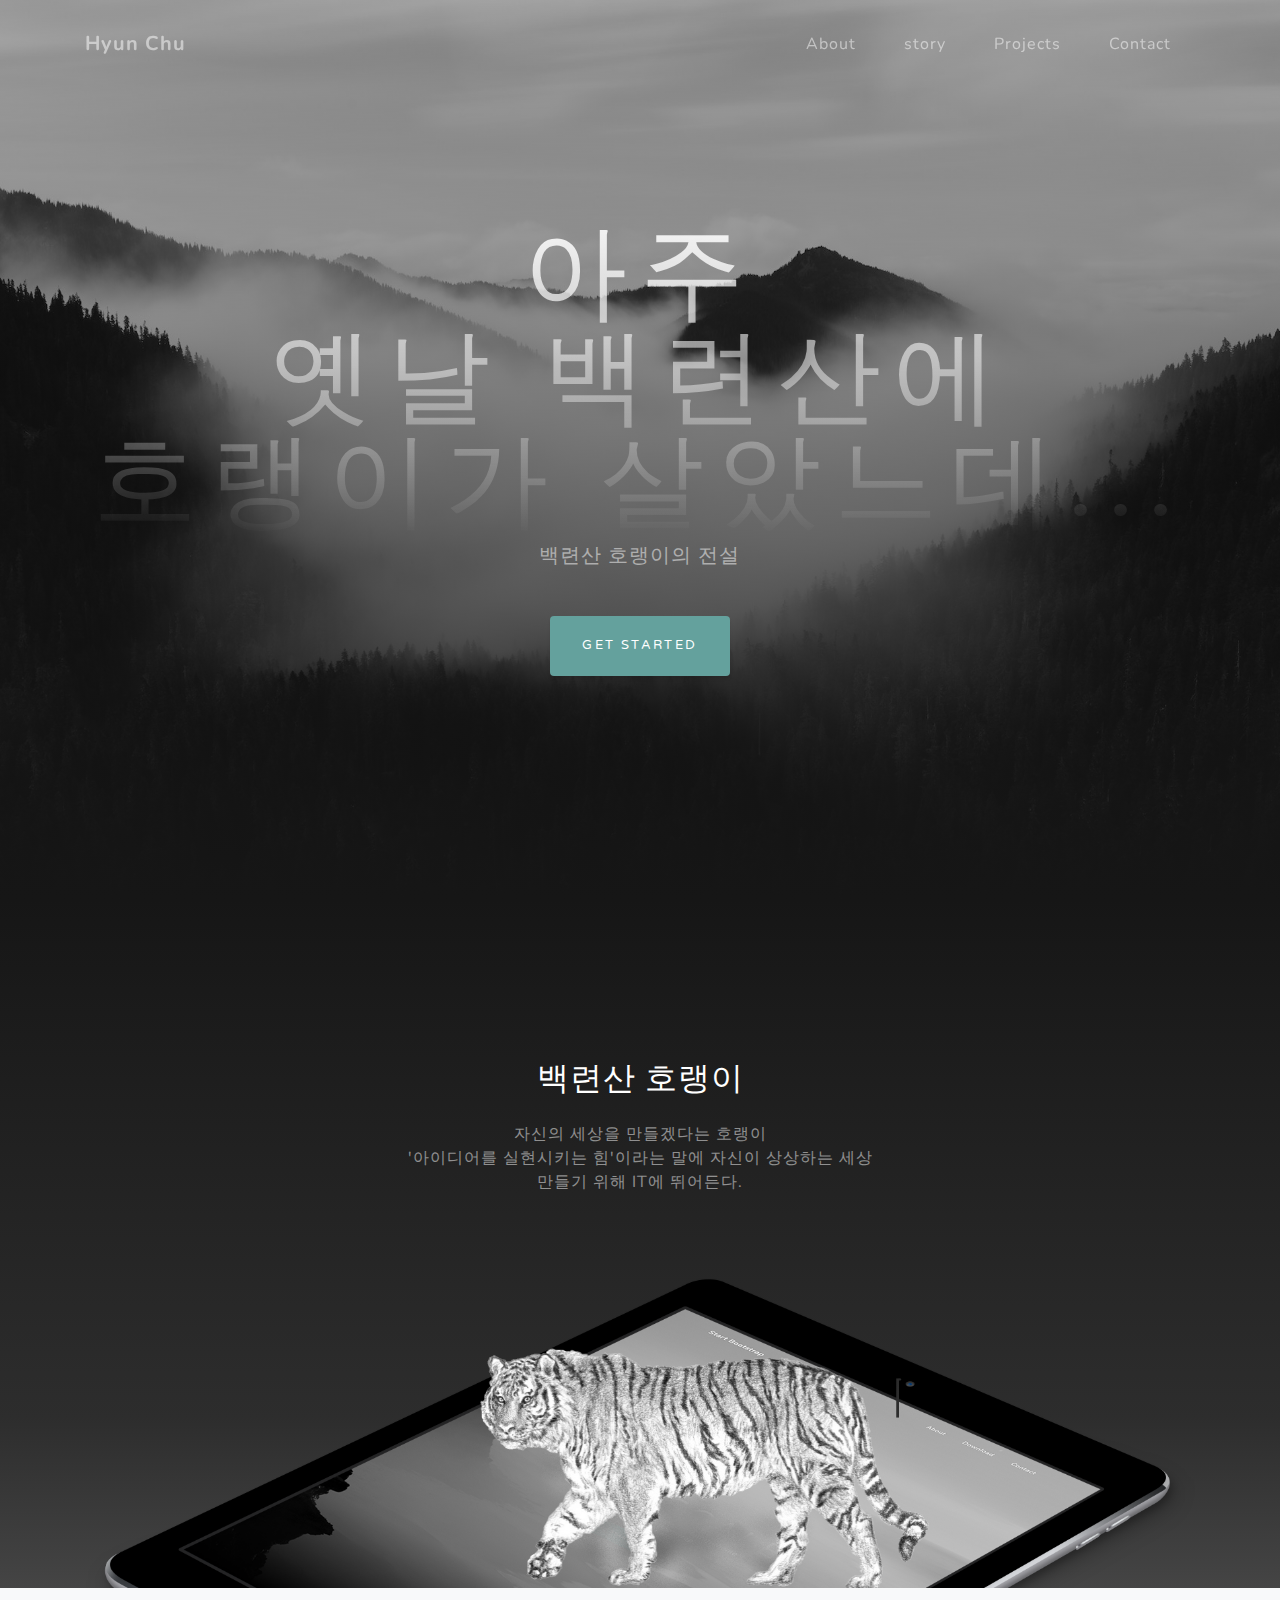
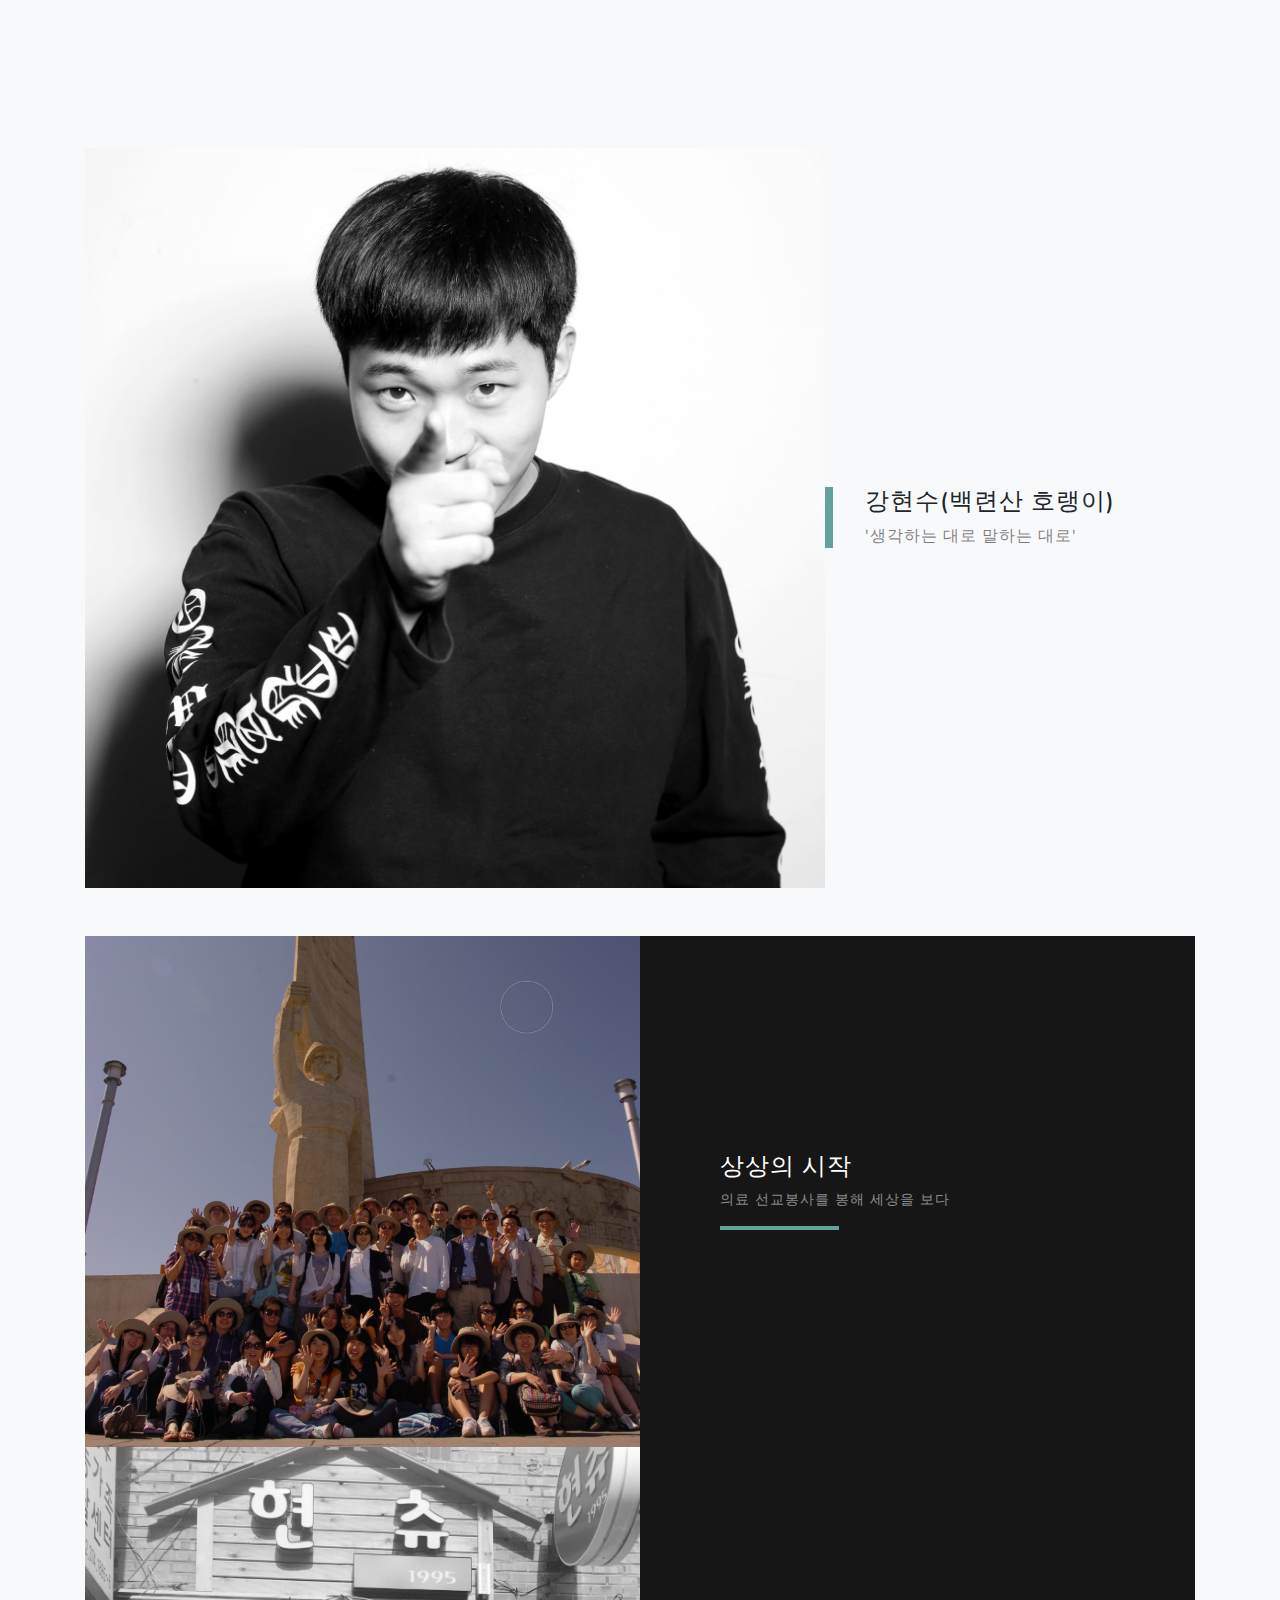
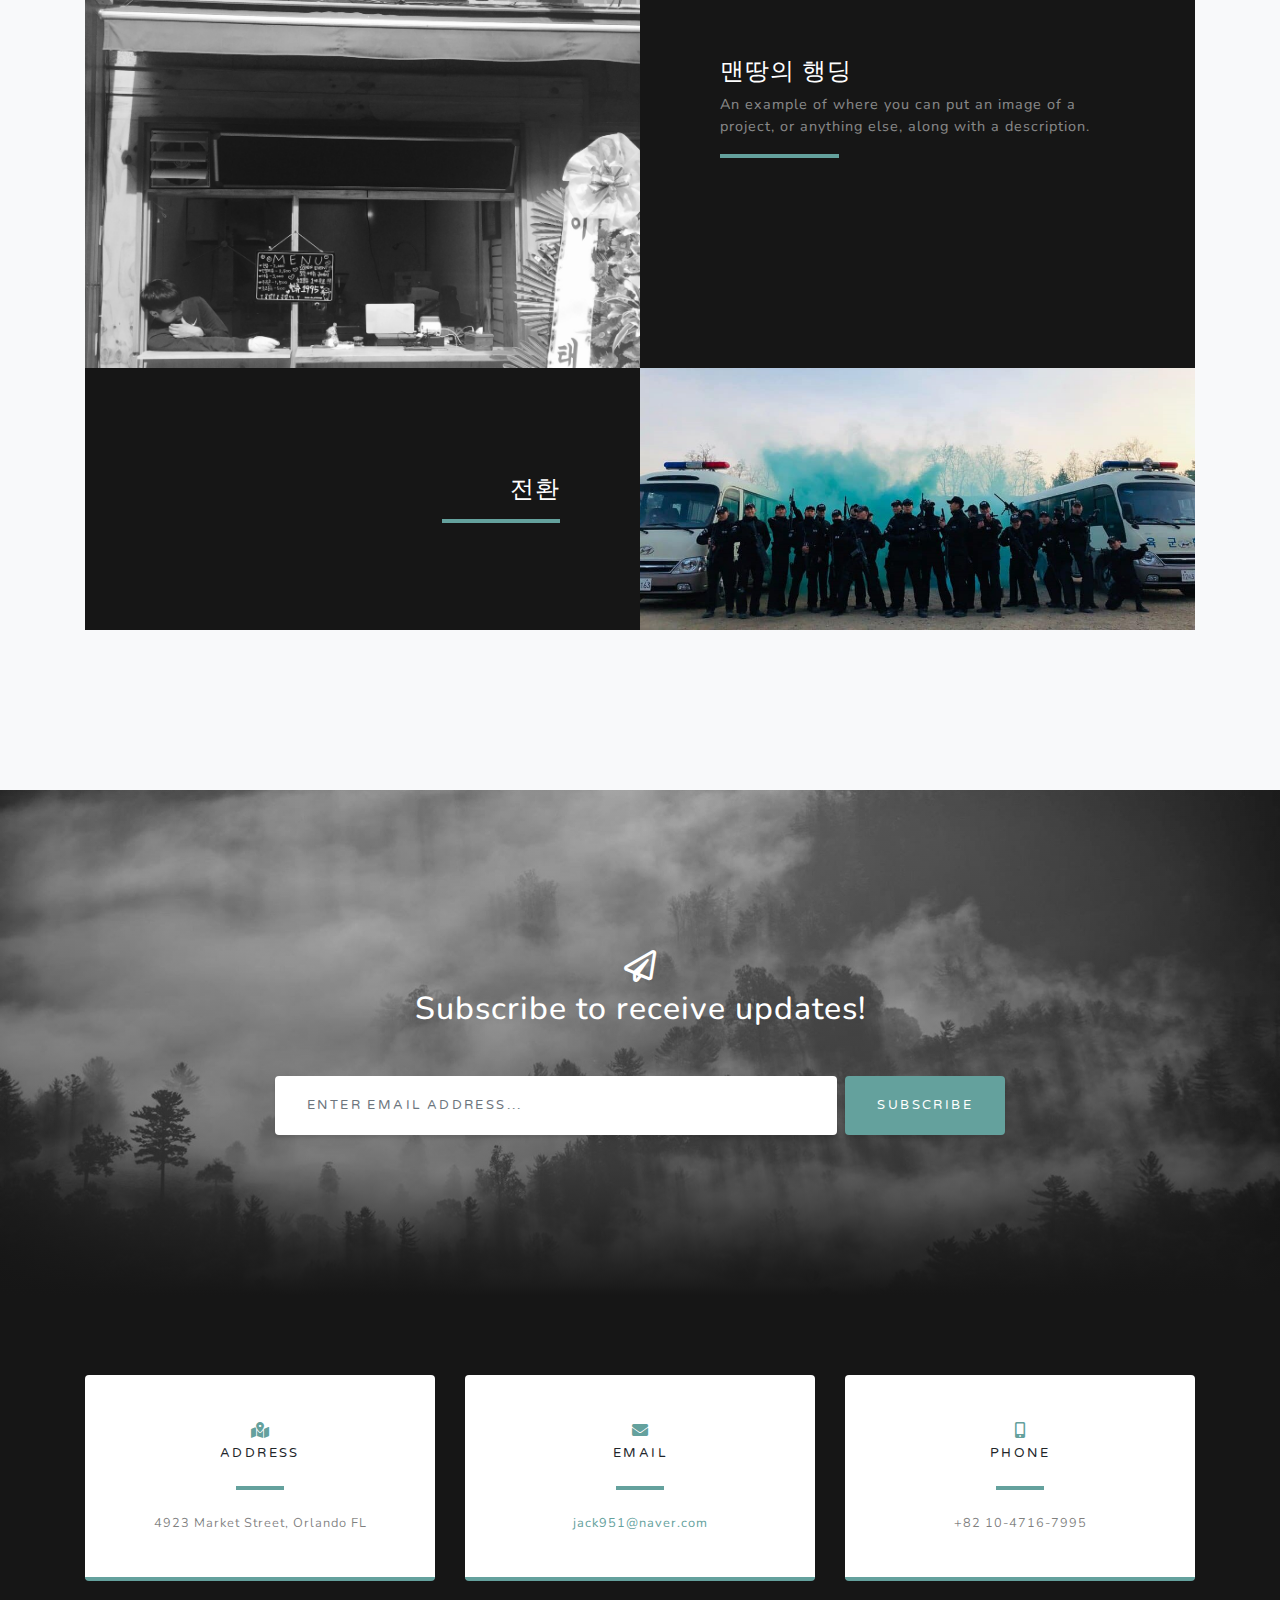
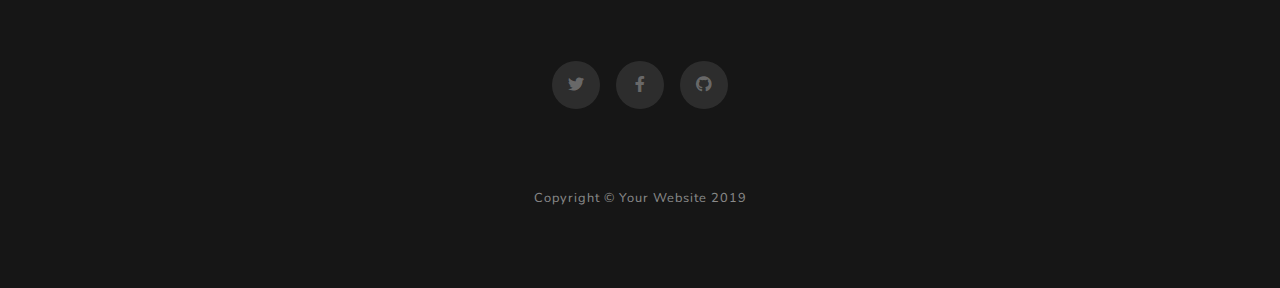
<file: index2.html>
<!DOCTYPE html>
<html lang="en">

<head>

  <meta charset="utf-8">
  <meta name="viewport" content="width=device-width, initial-scale=1, shrink-to-fit=no">
  <meta name="description" content="">
  <meta name="author" content="">

  <title>Grayscale - Start Bootstrap Theme</title>

  <!-- Bootstrap core CSS -->
  <link href="vendor/bootstrap/css/bootstrap.min.css" rel="stylesheet">

  <!-- Custom fonts for this template -->
  <link href="vendor/fontawesome-free/css/all.min.css" rel="stylesheet">
  <link href="https://fonts.googleapis.com/css?family=Varela+Round" rel="stylesheet">
  <link href="https://fonts.googleapis.com/css?family=Nunito:200,200i,300,300i,400,400i,600,600i,700,700i,800,800i,900,900i" rel="stylesheet">

  <!-- Custom styles for this template -->
  <link href="css/grayscale.min.css" rel="stylesheet">

</head>

<body id="page-top">

  <!-- Navigation -->
  <nav class="navbar navbar-expand-lg navbar-light fixed-top" id="mainNav">
    <div class="container">
      <a class="navbar-brand js-scroll-trigger" href="index.html">Hyun Chu</a>
      <button class="navbar-toggler navbar-toggler-right" type="button" data-toggle="collapse" data-target="#navbarResponsive" aria-controls="navbarResponsive" aria-expanded="false" aria-label="Toggle navigation">
        Menu
        <i class="fas fa-bars"></i>
      </button>
      <div class="collapse navbar-collapse" id="navbarResponsive">
        <ul class="navbar-nav ml-auto">
          <li class="nav-item">
            <a class="nav-link js-scroll-trigger" href="#about">About</a>
          </li>
          <li class="nav-item">
            <a class="nav-link js-scroll-trigger" href="#projects">story</a>
          </li>
		  <li class="nav-item">
            <a class="nav-link js-scroll-trigger" href="index.html#projects">Projects</a>
          </li>
          <li class="nav-item">
            <a class="nav-link js-scroll-trigger" href="#signup">Contact</a>
          </li>
        </ul>
      </div>
    </div>
  </nav>

  <!-- Header -->
  <header class="masthead">
    <div class="container d-flex h-100 align-items-center">
      <div class="mx-auto text-center">
        <h1 class="mx-auto my-0 text-uppercase">아주<br>옛날 백련산에<br>호랭이가 살았느데... </h1>
        <h2 class="text-white-50 mx-auto mt-2 mb-5">백련산 호랭이의 전설</h2>
        <a href="#about" class="btn btn-primary js-scroll-trigger">Get Started</a>
      </div>
    </div>
  </header>

  <!-- About Section -->
  <section id="about" class="about-section text-center">
    <div class="container">
      <div class="row">
        <div class="col-lg-8 mx-auto">
          <h2 class="text-white mb-4">백련산 호랭이</h2>
          <p class="text-white-50">자신의 세상을 만들겠다는 호랭이<br>
            <a href="http://startbootstrap.com/template-overviews/grayscale/"></a>'아이디어를 실현시키는 힘'이라는 말에 자신이 상상하는 세상<br> 만들기 위해 IT에 뛰어든다. </p>
        </div>
      </div>
      <img src="img/t.png" class="img-fluid" alt="">
    </div>
  </section>

  <!-- Projects Section -->
  <section id="projects" class="projects-section bg-light">
    <div class="container">

      <!-- Featured Project Row -->
      <div class="row align-items-center no-gutters mb-4 mb-lg-5">
        <div class="col-xl-8 col-lg-7">
          <img class="img-fluid mb-3 mb-lg-0" src="img/mm1.JPG" alt="">
        </div>
        <div class="col-xl-4 col-lg-5">
          <div class="featured-text text-center text-lg-left">
            <h4>강현수(백련산 호랭이)</h4>
			<p class="text-black-50 mb-0"> '생각하는 대로 말하는 대로'<br> </p>
          </div>
        </div>
      </div>

      <!-- Project One Row -->
      <div class="row justify-content-center no-gutters mb-5 mb-lg-0">
        <div class="col-lg-6">
          <img class="img-fluid" src="img/MO1.png" alt="">
        </div>
        <div class="col-lg-6">
          <div class="bg-black text-center h-100 project">
            <div class="d-flex h-100">
              <div class="project-text w-100 my-auto text-center text-lg-left">
                <h4 class="text-white">상상의  시작</h4>
                <p class="mb-0 text-white-50">의료 선교봉사를 봉해 세상을 보다 </p>
                <hr class="d-none d-lg-block mb-0 ml-0">
              </div>
            </div>
          </div>
        </div>
      </div>
      <!-- Project One Row -->
      <div class="row justify-content-center no-gutters mb-5 mb-lg-0">
        <div class="col-lg-6">
          <img class="img-fluid" src="img/chu1.jpg" alt="">
        </div>
        <div class="col-lg-6">
          <div class="bg-black text-center h-100 project">
            <div class="d-flex h-100">
              <div class="project-text w-100 my-auto text-center text-lg-left">
                <h4 class="text-white">맨땅의 행딩</h4>
                <p class="mb-0 text-white-50">An example of where you can put an image of a project, or anything else, along with a description.</p>
                <hr class="d-none d-lg-block mb-0 ml-0">
              </div>
            </div>
          </div>
        </div>
      </div>

      <!-- Project Two Row -->
      <div class="row justify-content-center no-gutters">
        <div class="col-lg-6">
          <img class="img-fluid" src="img/555.jpg" alt="">
        </div>
        <div class="col-lg-6 order-lg-first">
          <div class="bg-black text-center h-100 project">
            <div class="d-flex h-100">
              <div class="project-text w-100 my-auto text-center text-lg-right">
                <h4 class="text-white">전환</h4>
                <p class="mb-0 text-white-50"></p>
                <hr class="d-none d-lg-block mb-0 mr-0">
              </div>
            </div>
          </div>
        </div>
      </div>

    </div>
  </section>

  <!-- Signup Section -->
  <section id="signup" class="signup-section">
    <div class="container">
      <div class="row">
        <div class="col-md-10 col-lg-8 mx-auto text-center">

          <i class="far fa-paper-plane fa-2x mb-2 text-white"></i>
          <h2 class="text-white mb-5">Subscribe to receive updates!</h2>

          <form class="form-inline d-flex">
            <input type="email" class="form-control flex-fill mr-0 mr-sm-2 mb-3 mb-sm-0" id="inputEmail" placeholder="Enter email address...">
            <button type="submit" class="btn btn-primary mx-auto">Subscribe</button>
          </form>

        </div>
      </div>
    </div>
  </section>

  <!-- Contact Section -->
  <section class="contact-section bg-black">
    <div class="container">

      <div class="row">

        <div class="col-md-4 mb-3 mb-md-0">
          <div class="card py-4 h-100">
            <div class="card-body text-center">
              <i class="fas fa-map-marked-alt text-primary mb-2"></i>
              <h4 class="text-uppercase m-0">Address</h4>
              <hr class="my-4">
              <div class="small text-black-50">4923 Market Street, Orlando FL</div>
            </div>
          </div>
        </div>

        <div class="col-md-4 mb-3 mb-md-0">
          <div class="card py-4 h-100">
            <div class="card-body text-center">
              <i class="fas fa-envelope text-primary mb-2"></i>
              <h4 class="text-uppercase m-0">Email</h4>
              <hr class="my-4">
              <div class="small text-black-50">
                <a href="#">jack951@naver.com</a>
              </div>
            </div>
          </div>
        </div>

        <div class="col-md-4 mb-3 mb-md-0">
          <div class="card py-4 h-100">
            <div class="card-body text-center">
              <i class="fas fa-mobile-alt text-primary mb-2"></i>
              <h4 class="text-uppercase m-0">Phone</h4>
              <hr class="my-4">
              <div class="small text-black-50">+82 10-4716-7995</div>
            </div>
          </div>
        </div>
      </div>

      <div class="social d-flex justify-content-center">
        <a href="#" class="mx-2">
          <i class="fab fa-twitter"></i>
        </a>
        <a href="#" class="mx-2">
          <i class="fab fa-facebook-f"></i>
        </a>
        <a href="#" class="mx-2">
          <i class="fab fa-github"></i>
        </a>
      </div>

    </div>
  </section>

  <!-- Footer -->
  <footer class="bg-black small text-center text-white-50">
    <div class="container">
      Copyright &copy; Your Website 2019
    </div>
  </footer>

  <!-- Bootstrap core JavaScript -->
  <script src="vendor/jquery/jquery.min.js"></script>
  <script src="vendor/bootstrap/js/bootstrap.bundle.min.js"></script>

  <!-- Plugin JavaScript -->
  <script src="vendor/jquery-easing/jquery.easing.min.js"></script>

  <!-- Custom scripts for this template -->
  <script src="js/grayscale.min.js"></script>

</body>

</html>
</file>
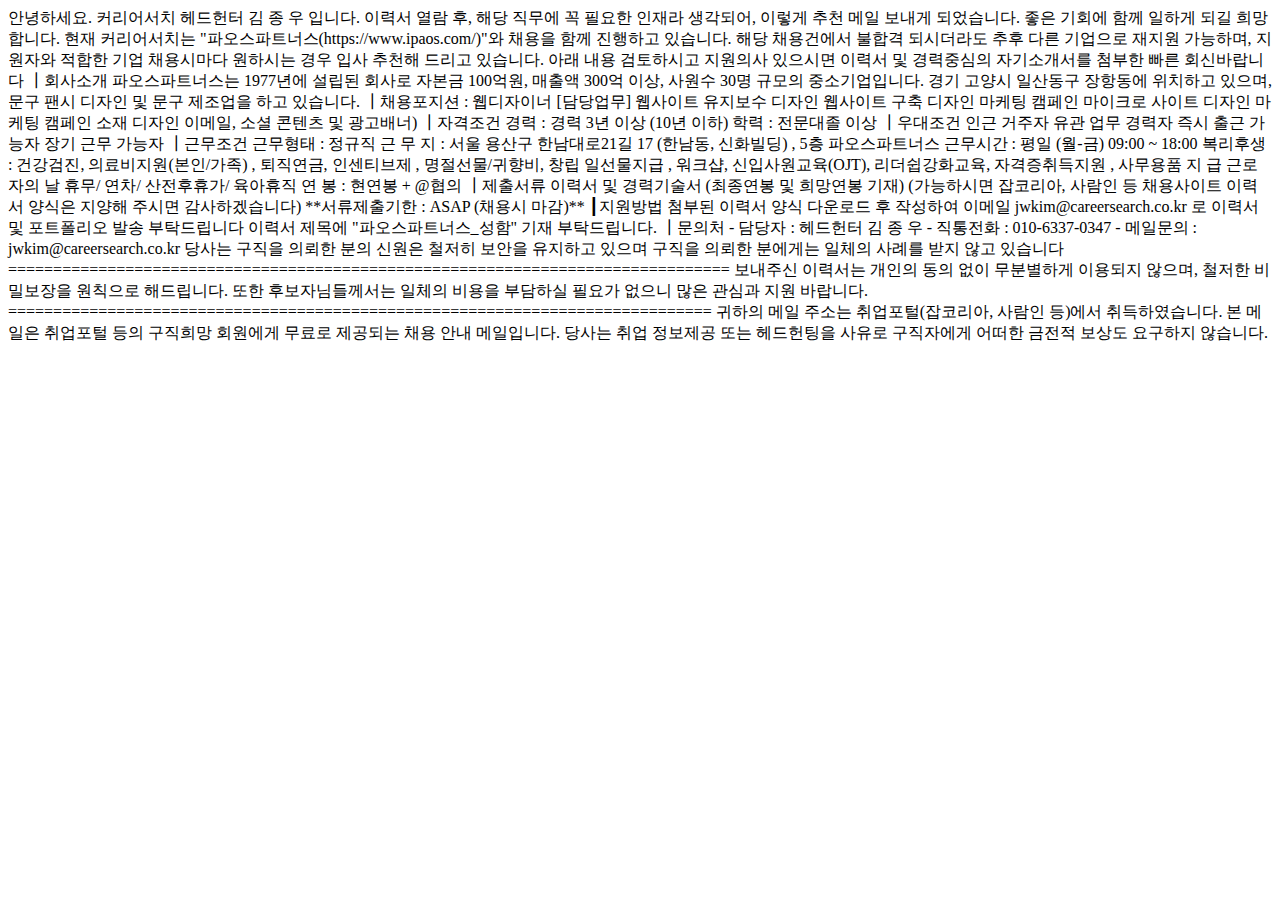
<file: test.html>
<!DOCTYPE html>
<html lang="en">
<head>
    <meta charset="UTF-8">
    <meta http-equiv="X-UA-Compatible" content="IE=edge">
    <meta name="viewport" content="width=device-width, initial-scale=1.0">
    <title>Document</title>
</head>
<body>
    <div>
    안녕하세요. 커리어서치 헤드헌터  김 종 우 입니다.
 
이력서 열람 후, 해당 직무에 꼭 필요한 인재라 생각되어, 이렇게 추천 메일 보내게 되었습니다.
좋은 기회에 함께 일하게 되길 희망합니다.
현재 커리어서치는 "파오스파트너스(https://www.ipaos.com/)"와 채용을 함께 진행하고 있습니다.
해당 채용건에서 불합격 되시더라도 추후 다른 기업으로 재지원 가능하며,
지원자와 적합한 기업 채용시마다 원하시는 경우 입사 추천해 드리고 있습니다.
 
 
아래 내용 검토하시고 지원의사 있으시면 이력서 및 경력중심의 자기소개서를 첨부한 빠른 회신바랍니다
 

 
 


┃회사소개

파오스파트너스는 1977년에 설립된 회사로 자본금 100억원, 매출액 300억 이상, 사원수 30명 규모의 중소기업입니다. 경기 고양시 일산동구 장항동에 위치하고 있으며, 문구 팬시 디자인 및 문구 제조업을 하고 있습니다.

 
┃채용포지션 : 웹디자이너 

 [담당업무]

 웹사이트 유지보수 디자인
 웹사이트 구축 디자인
 마케팅 캠페인 마이크로 사이트 디자인
 마케팅 캠페인 소재 디자인
 이메일, 소셜 콘텐츠 및 광고배너)
 

┃자격조건

 경력 : 경력 3년 이상 (10년 이하)
 학력 : 전문대졸 이상

┃우대조건

 인근 거주자
 유관 업무 경력자
 즉시 출근 가능자
 장기 근무 가능자


┃근무조건

 근무형태 : 정규직
 근 무 지  : 서울 용산구 한남대로21길 17 (한남동, 신화빌딩) , 5층 파오스파트너스
 근무시간 : 평일 (월-금) 09:00 ~ 18:00
 복리후생 : 건강검진, 의료비지원(본인/가족) , 퇴직연금, 인센티브제 , 명절선물/귀향비, 창립   일선물지급 , 워크샵, 신입사원교육(OJT), 리더쉽강화교육, 자격증취득지원 , 사무용품 지   급 근로자의 날 휴무/ 연차/ 산전후휴가/ 육아휴직

 연 봉 : 현연봉 + @협의

┃제출서류 

 이력서 및 경력기술서 (최종연봉 및 희망연봉 기재) 
(가능하시면 잡코리아, 사람인 등 채용사이트 이력서 양식은 지양해 주시면 감사하겠습니다)

**서류제출기한 : ASAP (채용시 마감)**


┃지원방법

 첨부된 이력서 양식 다운로드 후 작성하여 이메일 jwkim@careersearch.co.kr 로 이력서   및 포트폴리오 발송 부탁드립니다

 이력서 제목에  "파오스파트너스_성함" 기재 부탁드립니다.


┃문의처

 - 담당자 : 헤드헌터 김 종 우 
 - 직통전화 : 010-6337-0347
 - 메일문의 : jwkim@careersearch.co.kr




당사는 구직을 의뢰한 분의 신원은 철저히 보안을 유지하고 있으며 구직을 의뢰한 분에게는 일체의 사례를 받지 않고 있습니다
================================================================================
보내주신 이력서는 개인의 동의 없이 무분별하게 이용되지 않으며, 철저한 비밀보장을
원칙으로 해드립니다. 또한 후보자님들께서는 일체의 비용을 부담하실 필요가 없으니
많은 관심과 지원 바랍니다.
==============================================================================
귀하의 메일 주소는 취업포털(잡코리아, 사람인 등)에서 취득하였습니다.
본 메일은 취업포털 등의 구직희망 회원에게 무료로 제공되는 채용 안내 메일입니다.
당사는 취업 정보제공 또는 헤드헌팅을 사유로 구직자에게 어떠한 금전적 보상도 요구하지 않습니다.

</div>


</body>
</html>
</file>
<file: css/grayscale.min.css>
/*!
 * Start Bootstrap - Grayscale v5.0.9 (https://startbootstrap.com/template-overviews/grayscale)
 * Copyright 2013-2019 Start Bootstrap
 * Licensed under MIT (https://github.com/BlackrockDigital/startbootstrap-grayscale/blob/master/LICENSE)
 */
#mainNav {
	min-height: 56px;
	background-color: #fff
}

#mainNav .navbar-toggler {
	font-size: 80%;
	padding: .75rem;
	color: #64a19d;
	border: 1px solid #64a19d
}

#mainNav .navbar-toggler:focus {
	outline: 0
}

#mainNav .navbar-brand {
	color: #161616;
	font-weight: 700;
	padding: .9rem 0
}

#mainNav .navbar-nav .nav-item:hover {
	color: fade(white, 80%);
	outline: 0;
	background-color: transparent
}

#mainNav .navbar-nav .nav-item:active,
#mainNav .navbar-nav .nav-item:focus {
	outline: 0;
	background-color: transparent
}

@media (min-width:992px) {
	#mainNav {
		padding-top: 0;
		padding-bottom: 0;
		border-bottom: none;
		background-color: transparent;
		transition: background-color .3s ease-in-out
	}

	#mainNav .navbar-brand {
		padding: .5rem 0;
		color: rgba(255, 255, 255, .5)
	}

	#mainNav .nav-link {
		transition: none;
		padding: 2rem 1.5rem;
		color: rgba(255, 255, 255, .5)
	}

	#mainNav .nav-link:hover {
		color: rgba(255, 255, 255, .75)
	}

	#mainNav .nav-link:active {
		color: #fff
	}

	#mainNav.navbar-shrink {
		background-color: #fff
	}

	#mainNav.navbar-shrink .navbar-brand {
		color: #161616
	}

	#mainNav.navbar-shrink .nav-link {
		color: #161616;
		padding: 1.5rem 1.5rem 1.25rem;
		border-bottom: .25rem solid transparent
	}

	#mainNav.navbar-shrink .nav-link:hover {
		color: #64a19d
	}

	#mainNav.navbar-shrink .nav-link:active {
		color: #467370
	}

	#mainNav.navbar-shrink .nav-link.active {
		color: #64a19d;
		outline: 0;
		border-bottom: .25rem solid #64a19d
	}
}

.masthead {
	position: relative;
	width: 100%;
	height: auto;
	min-height: 35rem;
	padding: 15rem 0;
	background: linear-gradient(to bottom, rgba(22, 22, 22, .3) 0, rgba(22, 22, 22, .7) 75%, #161616 100%), url(../img/bg-masthead.jpg);
	background-position: center;
	background-repeat: no-repeat;
	background-attachment: scroll;
	background-size: cover
}

.masthead h1 {
	font-family: 'Varela Round';
	font-size: 2.5rem;
	line-height: 2.5rem;
	letter-spacing: .8rem;
	background: -webkit-linear-gradient(rgba(255, 255, 255, .9), rgba(255, 255, 255, 0));
	-webkit-text-fill-color: transparent;
	-webkit-background-clip: text
}

.masthead h2 {
	max-width: 20rem;
	font-size: 1rem
}

@media (min-width:768px) {
	.masthead h1 {
		font-size: 4rem;
		line-height: 4rem
	}
}

@media (min-width:992px) {
	.masthead {
		height: 100vh;
		padding: 0
	}

	.masthead h1 {
		font-size: 6.5rem;
		line-height: 6.5rem;
		letter-spacing: .8rem
	}

	.masthead h2 {
		max-width: 30rem;
		font-size: 1.25rem
	}
}

.btn {
	box-shadow: 0 .1875rem .1875rem 0 rgba(0, 0, 0, .1) !important;
	padding: 1.25rem 2rem;
	font-family: 'Varela Round';
	font-size: 80%;
	text-transform: uppercase;
	letter-spacing: .15rem;
	border: 0
}

.btn-primary {
	background-color: #64a19d
}

.btn-primary:hover {
	background-color: #4f837f
}

.btn-primary:focus {
	background-color: #4f837f;
	color: #fff
}

.btn-primary:active {
	background-color: #467370 !important
}

.about-section {
	padding-top: 10rem;
	background: linear-gradient(to bottom, #161616 0, rgba(22, 22, 22, .9) 75%, rgba(22, 22, 22, .8) 100%)
}

.about-section p {
	margin-bottom: 5rem
}

.projects-section {
	padding: 10rem 0
}

.projects-section .featured-text {
	padding: 2rem
}

@media (min-width:992px) {
	.projects-section .featured-text {
		padding: 0 0 0 2rem;
		border-left: .5rem solid #64a19d
	}
}

.projects-section .project-text {
	padding: 3rem;
	font-size: 90%
}

@media (min-width:992px) {
	.projects-section .project-text {
		padding: 5rem
	}

	.projects-section .project-text hr {
		border-color: #64a19d;
		border-width: .25rem;
		width: 30%
	}
}

.signup-section {
	padding: 10rem 0;
	background: linear-gradient(to bottom, rgba(22, 22, 22, .1) 0, rgba(22, 22, 22, .5) 75%, #161616 100%), url(../img/bg-signup.jpg);
	background-position: center;
	background-repeat: no-repeat;
	background-attachment: scroll;
	background-size: cover
}

.signup-section .form-inline input {
	box-shadow: 0 .1875rem .1875rem 0 rgba(0, 0, 0, .1) !important;
	padding: 1.25rem 2rem;
	height: auto;
	font-family: 'Varela Round';
	font-size: 80%;
	text-transform: uppercase;
	letter-spacing: .15rem;
	border: 0
}

.contact-section {
	padding: 5rem 0 0
}

.contact-section .card {
	border: 0;
	border-bottom: .25rem solid #64a19d
}

.contact-section .card h4 {
	font-size: .8rem;
	font-family: 'Varela Round';
	text-transform: uppercase;
	letter-spacing: .15rem
}

.contact-section .card hr {
	border-color: #64a19d;
	border-width: .25rem;
	width: 3rem
}

.contact-section .social {
	margin-top: 5rem
}

.contact-section .social a {
	text-align: center;
	height: 3rem;
	width: 3rem;
	background: rgba(255, 255, 255, .1);
	border-radius: 100%;
	line-height: 3rem;
	color: rgba(255, 255, 255, .3)
}

.contact-section .social a:hover {
	color: rgba(255, 255, 255, .5)
}

.contact-section .social a:active {
	color: #fff
}

body {
	font-family: Nunito;
	letter-spacing: .0625em
}

a {
	color: #64a19d
}

a:focus,
a:hover {
	text-decoration: none;
	color: #3c6360
}

.bg-black {
	background-color: #161616 !important
}

.bg-primary {
	background-color: #64a19d !important
}

.text-primary {
	color: #64a19d !important
}

footer {
	padding: 5rem 0
}
</file>
